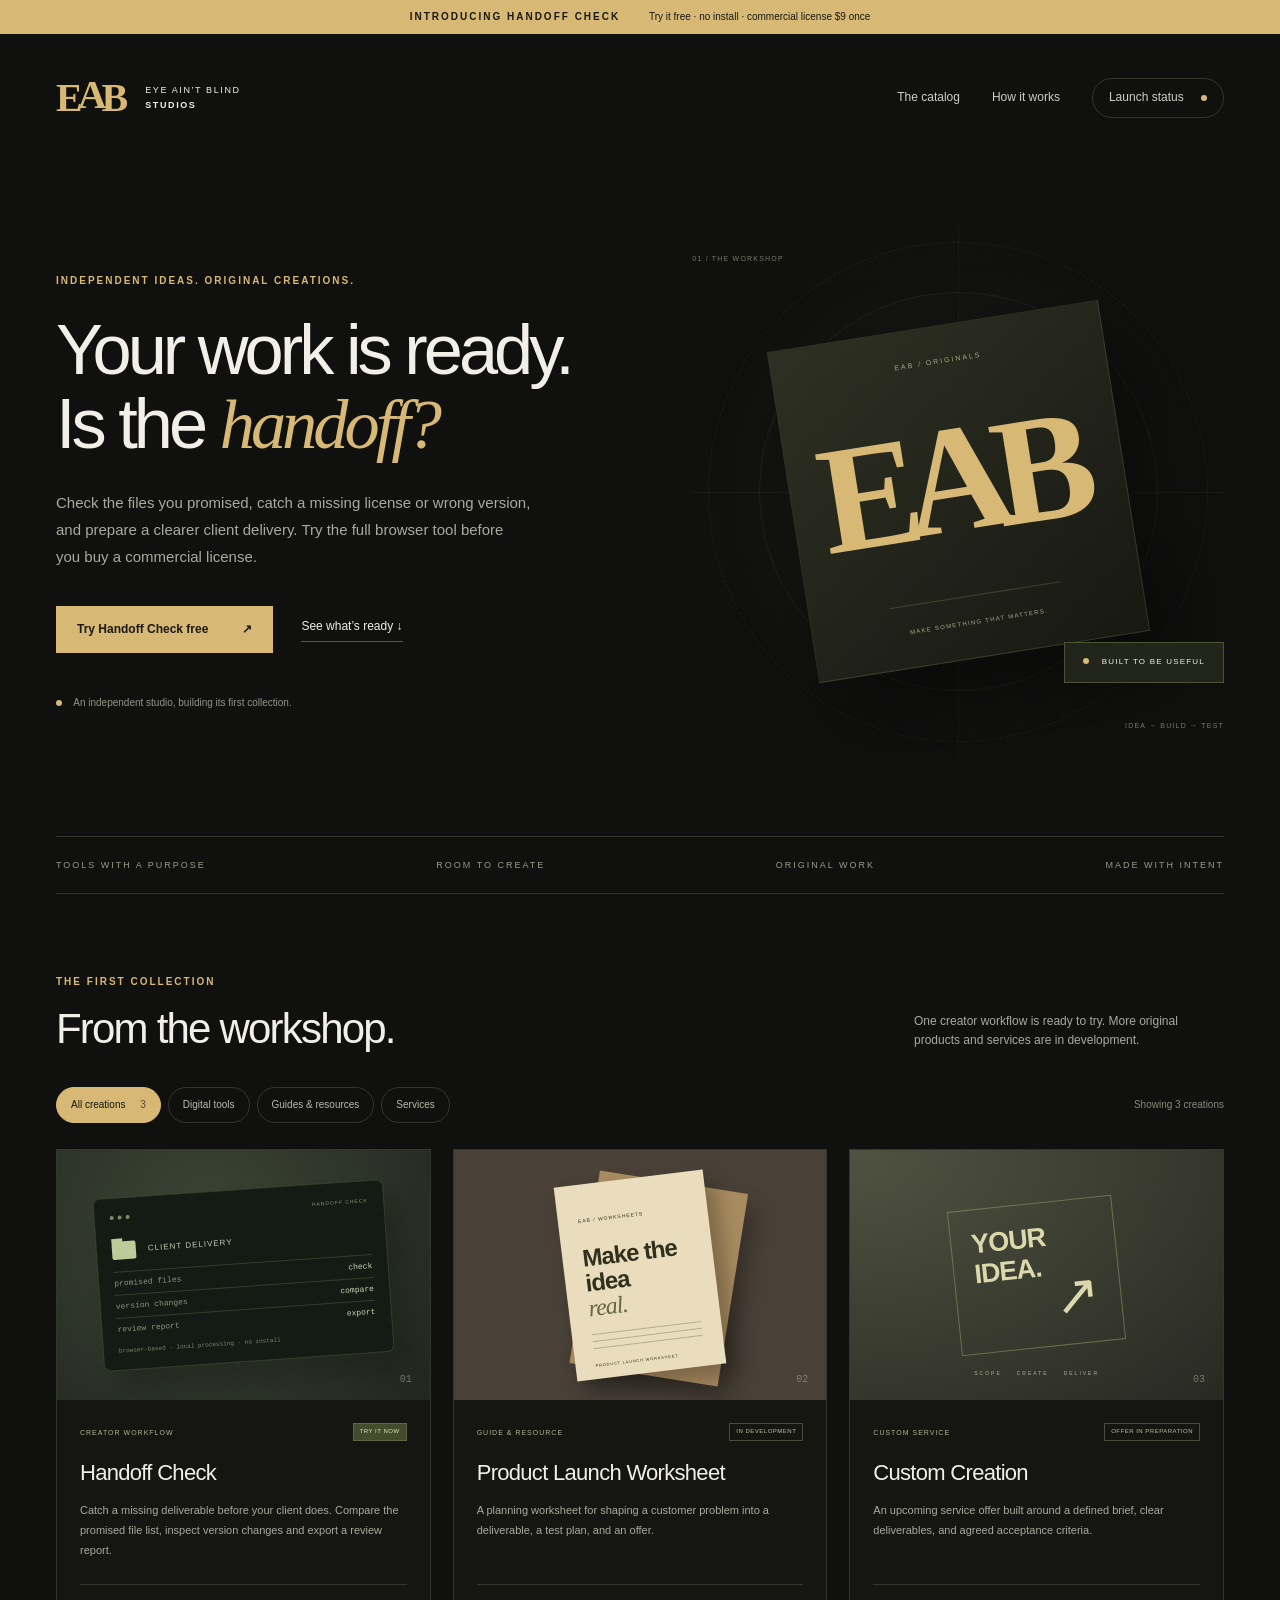
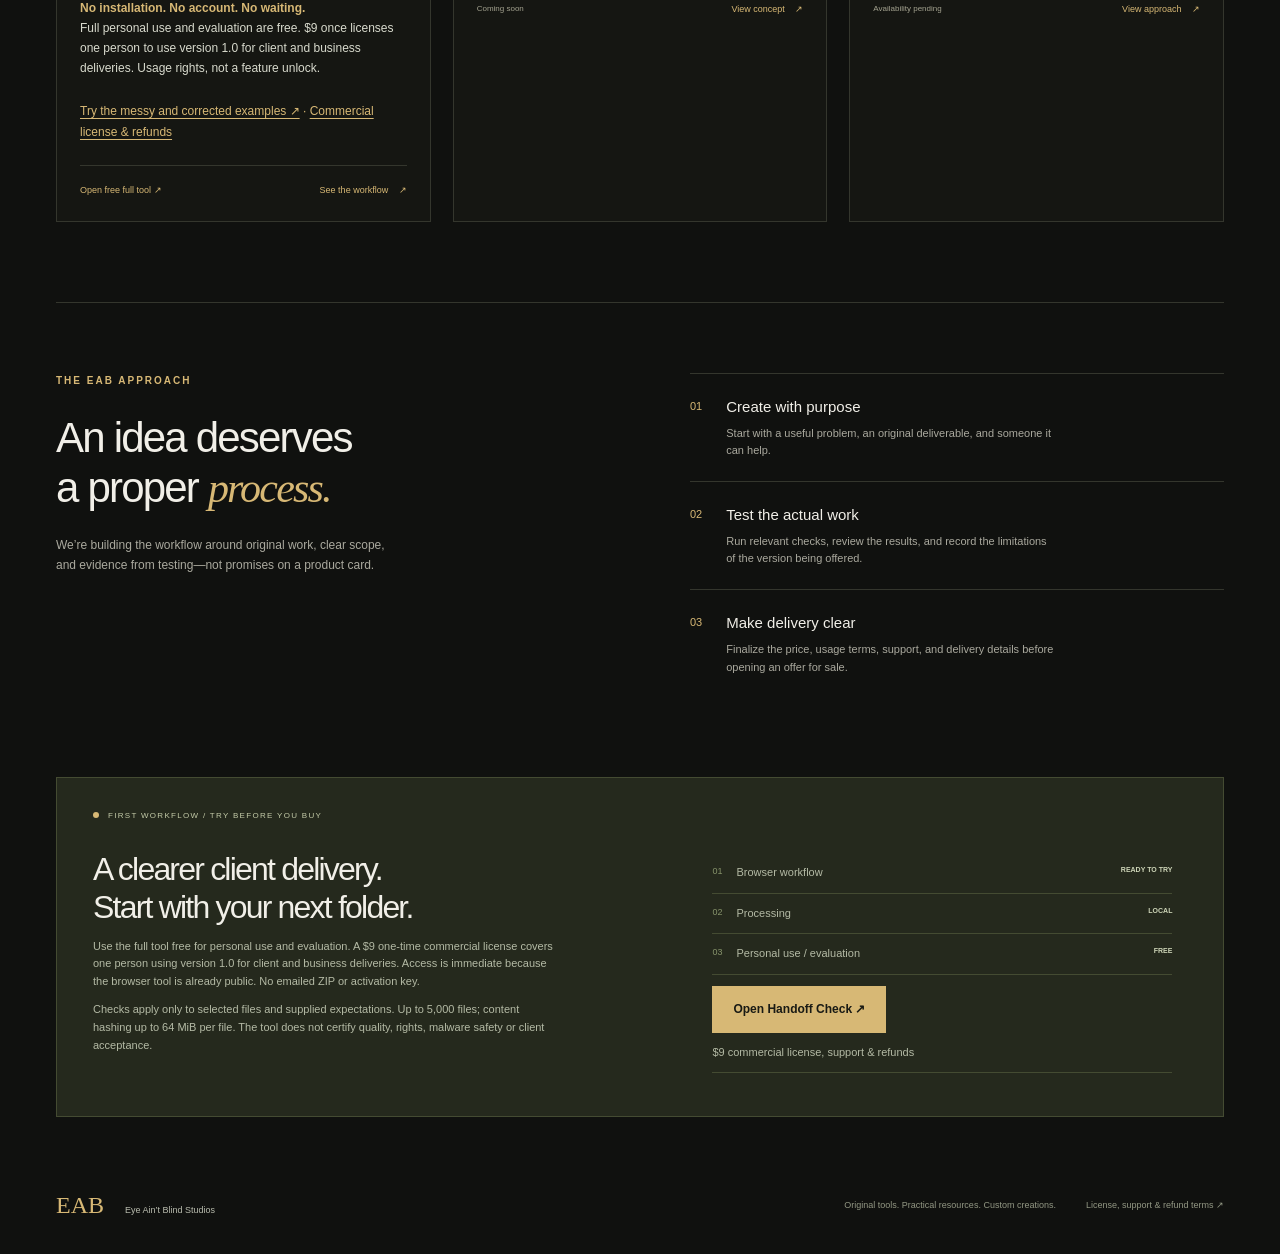
<file: index.html>
<!doctype html>
<html lang="en"><head><meta charset="utf-8"><meta name="viewport" content="width=device-width,initial-scale=1"><meta name="description" content="Explore original digital tools, practical guides and custom creation services from Eye Ain’t Blind Studios. Try Handoff Check for missing deliverables, version comparison and review reports. No installation."><meta name="theme-color" content="#10110f"><title>EAB Studios — Original Tools & Custom Creations</title><link rel="stylesheet" href="styles.css"><script src="catalog.js" defer></script></head>
<body><a class="skip" href="#catalog">Skip to catalog</a><div class="announcement">INTRODUCING HANDOFF CHECK <span>Try it free · no install · commercial license $9 once</span></div>
<header class="header"><a class="brand" href="#" aria-label="EAB Studios home"><span class="brand-mark">E<span>A</span>B</span><span>EYE AIN’T BLIND<br><b>STUDIOS</b></span></a><nav aria-label="Main navigation"><a href="#catalog">The catalog</a><a href="#process">How it works</a><a class="nav-pill" href="#launch">Launch status <i></i></a></nav></header>
<main><section class="hero"><div class="hero-copy"><p class="eyebrow">INDEPENDENT IDEAS. ORIGINAL CREATIONS.</p><h1>Your work is ready.<br>Is the <em>handoff?</em></h1><p class="intro">Check the files you promised, catch a missing license or wrong version, and prepare a clearer client delivery. Try the full browser tool before you buy a commercial license.</p><div class="hero-actions"><a class="button primary" href="handoff.html">Try Handoff Check free <span>↗</span></a><a class="text-link" href="#launch">See what’s ready <span>↓</span></a></div><div class="hero-note"><span class="dot"></span> An independent studio, building its first collection.</div></div><div class="hero-art" aria-hidden="true"><div class="orbit orbit-one"></div><div class="orbit orbit-two"></div><div class="orbit orbit-three"></div><div class="art-cross horizontal"></div><div class="art-cross vertical"></div><div class="art-core"><span class="small-label">EAB / ORIGINALS</span><div class="monogram">E<span>A</span>B</div><span class="core-rule"></span><span class="small-label bottom">MAKE SOMETHING THAT MATTERS.</span></div><span class="art-coordinate top-left">01 / THE WORKSHOP</span><span class="art-coordinate bottom-right">IDEA → BUILD → TEST</span><div class="floating-label"><span class="dot"></span> BUILT TO BE USEFUL</div></div></section>
<div class="collection-line"><span>TOOLS WITH A PURPOSE</span><span>ROOM TO CREATE</span><span>ORIGINAL WORK</span><span>MADE WITH INTENT</span></div>
<section id="catalog" class="catalog section"><div class="section-heading"><div><p class="eyebrow">THE FIRST COLLECTION</p><h2>From the workshop.</h2></div><p>One creator workflow is ready to try. More original products and services are in development.</p></div><div class="catalog-controls"><div class="filters" role="group" aria-label="Filter catalog"><button class="filter active" data-filter="all" aria-pressed="true">All creations <span>3</span></button><button class="filter" data-filter="tools" aria-pressed="false">Digital tools</button><button class="filter" data-filter="guides" aria-pressed="false">Guides & resources</button><button class="filter" data-filter="services" aria-pressed="false">Services</button></div><p id="results" aria-live="polite">Showing 3 creations</p></div>
<div class="product-grid">
<article class="product" data-category="tools"><div class="product-art tool-art" aria-hidden="true"><div class="mini-window"><div class="window-dots"><b></b><b></b><b></b><span>HANDOFF CHECK</span></div><div class="file-row"><span class="folder-icon"></span><span>CLIENT DELIVERY</span></div><div class="inventory-line"><span>promised files</span><strong>check</strong></div><div class="inventory-line"><span>version changes</span><strong>compare</strong></div><div class="inventory-line"><span>review report</span><strong>export</strong></div><div class="code-note">browser-based · local processing · no install</div></div><span class="art-index">01</span></div><div class="product-copy"><div class="product-top"><span class="category">CREATOR WORKFLOW</span><span class="status preview">TRY IT NOW</span></div><h3>Handoff Check</h3><p>Catch a missing deliverable before your client does. Compare the promised file list, inspect version changes and export a review report.</p><p class="purchase-facts"><strong>No installation. No account. No waiting.</strong><br>Full personal use and evaluation are free. $9 once licenses one person to use version 1.0 for client and business deliveries. Usage rights, not a feature unlock.</p><p class="offer-evidence"><a href="handoff.html">Try the messy and corrected examples ↗</a> · <a href="handoff-terms.html">Commercial license & refunds</a></p><div class="product-bottom"><a class="detail-link" href="handoff.html">Open free full tool ↗</a><button class="detail-link" data-detail="inventory">See the workflow <span>↗</span></button></div></div></article>
<article class="product" data-category="guides"><div class="product-art guide-art" aria-hidden="true"><div class="paper back"></div><div class="paper front"><span class="paper-logo">EAB / WORKSHEETS</span><strong>Make the<br>idea<br><em>real.</em></strong><div class="paper-lines"><i></i><i></i><i></i></div><span class="paper-footer">PRODUCT LAUNCH WORKSHEET</span></div><span class="art-index">02</span></div><div class="product-copy"><div class="product-top"><span class="category">GUIDE & RESOURCE</span><span class="status">IN DEVELOPMENT</span></div><h3>Product Launch Worksheet</h3><p>A planning worksheet for shaping a customer problem into a deliverable, a test plan, and an offer.</p><div class="product-bottom"><span>Coming soon</span><button class="detail-link" data-detail="worksheet">View concept <span>↗</span></button></div></div></article>
<article class="product" data-category="services"><div class="product-art service-art" aria-hidden="true"><div class="service-symbol"><span>YOUR<br>IDEA.</span><i>↗</i></div><div class="service-labels"><span>SCOPE</span><span>CREATE</span><span>DELIVER</span></div><span class="art-index">03</span></div><div class="product-copy"><div class="product-top"><span class="category">CUSTOM SERVICE</span><span class="status">OFFER IN PREPARATION</span></div><h3>Custom Creation</h3><p>An upcoming service offer built around a defined brief, clear deliverables, and agreed acceptance criteria.</p><div class="product-bottom"><span>Availability pending</span><button class="detail-link" data-detail="service">View approach <span>↗</span></button></div></div></article>
</div></section>
<section id="process" class="process section"><div><p class="eyebrow">THE EAB APPROACH</p><h2>An idea deserves<br>a proper <em>process.</em></h2><p>We’re building the workflow around original work, clear scope, and evidence from testing—not promises on a product card.</p></div><ol><li><span>01</span><div><h3>Create with purpose</h3><p>Start with a useful problem, an original deliverable, and someone it can help.</p></div></li><li><span>02</span><div><h3>Test the actual work</h3><p>Run relevant checks, review the results, and record the limitations of the version being offered.</p></div></li><li><span>03</span><div><h3>Make delivery clear</h3><p>Finalize the price, usage terms, support, and delivery details before opening an offer for sale.</p></div></li></ol></section>
<section id="launch" class="launch section"><div class="launch-top"><span class="dot"></span><span>FIRST WORKFLOW / TRY BEFORE YOU BUY</span></div><div class="launch-body"><div><h2>A clearer client delivery.<br>Start with your next folder.</h2><p>Use the full tool free for personal use and evaluation. A $9 one-time commercial license covers one person using version 1.0 for client and business deliveries. Access is immediate because the browser tool is already public. No emailed ZIP or activation key.</p><p>Checks apply only to selected files and supplied expectations. Up to 5,000 files; content hashing up to 64 MiB per file. The tool does not certify quality, rights, malware safety or client acceptance.</p></div><div class="launch-checks"><p><span>01</span> Browser workflow <b>READY TO TRY</b></p><p><span>02</span> Processing <b>LOCAL</b></p><p><span>03</span> Personal use / evaluation <b>FREE</b></p><a class="button primary" href="handoff.html">Open Handoff Check ↗</a><p><a href="handoff-terms.html">$9 commercial license, support & refunds</a></p></div></div></section></main>
<footer><a class="footer-brand" href="#">EAB <span>Eye Ain’t Blind Studios</span></a><p>Original tools. Practical resources. Custom creations.</p><a href="handoff-terms.html">License, support & refund terms ↗</a></footer>
<dialog id="product-dialog" aria-labelledby="dialog-title"><div class="dialog-header"><span class="eyebrow">EAB / PRODUCT NOTES</span><button id="close-dialog" aria-label="Close product details">×</button></div><p id="dialog-status" class="status"></p><h2 id="dialog-title"></h2><p id="dialog-description"></p><ul id="dialog-points"></ul><p id="dialog-notice" class="dialog-notice"></p><a id="dialog-checkout" class="button primary" href="#" hidden>Commercial license · $9 USD ↗</a><p><a href="handoff-terms.html">Read the commercial license and refund terms</a></p><button class="button primary" id="dialog-done">Back to catalog</button></dialog>
</body></html>
</file>
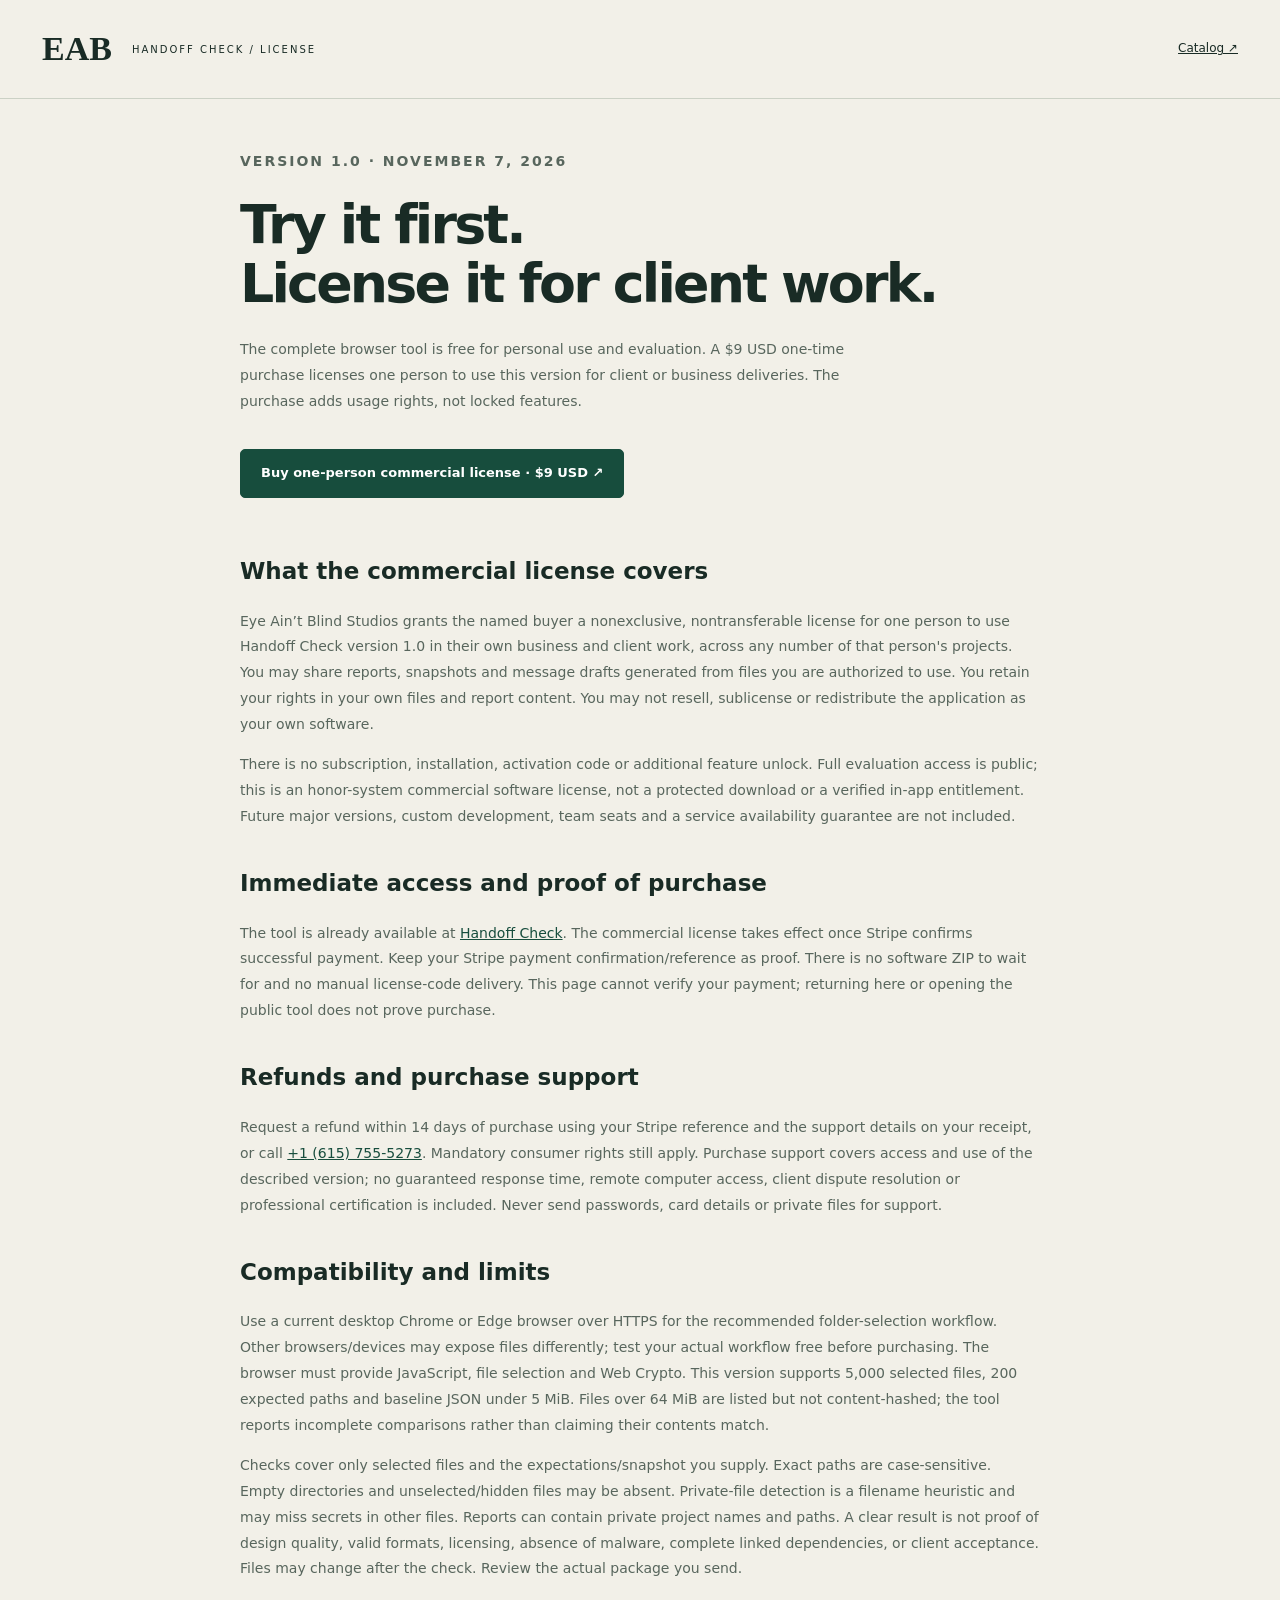
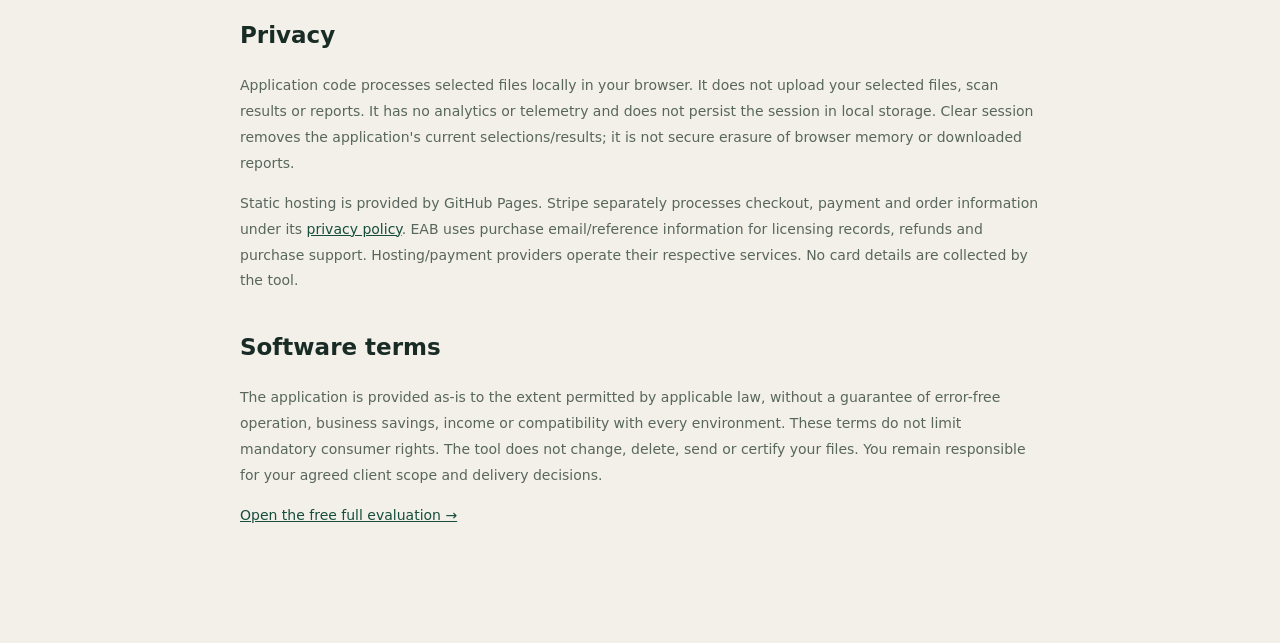
<file: handoff-terms.html>
<!doctype html><html lang="en"><head><meta charset="utf-8"><meta name="viewport" content="width=device-width,initial-scale=1"><meta name="description" content="Free personal use and evaluation. $9 one-person commercial license for EAB Handoff Check version 1.0."><title>Handoff Check — License, Delivery & Support</title><link rel="stylesheet" href="handoff.css"></head><body><header><a class="brand" href="handoff.html">EAB <span>HANDOFF CHECK / LICENSE</span></a><a href="./">Catalog ↗</a></header><main class="terms-content"><p class="eyebrow">VERSION 1.0 · NOVEMBER 7, 2026</p><h1>Try it first.<br>License it for client work.</h1><p class="lead">The complete browser tool is free for personal use and evaluation. A $9 USD one-time purchase licenses one person to use this version for client or business deliveries. The purchase adds usage rights, not locked features.</p><a id="terms-buy" class="primary button" href="https://buy.stripe.com/9B6eVdfUufdy1Ag8ki8Ra01" rel="noopener noreferrer">Buy one-person commercial license · $9 USD ↗</a><h2>What the commercial license covers</h2><p>Eye Ain’t Blind Studios grants the named buyer a nonexclusive, nontransferable license for one person to use Handoff Check version 1.0 in their own business and client work, across any number of that person's projects. You may share reports, snapshots and message drafts generated from files you are authorized to use. You retain your rights in your own files and report content. You may not resell, sublicense or redistribute the application as your own software.</p><p>There is no subscription, installation, activation code or additional feature unlock. Full evaluation access is public; this is an honor-system commercial software license, not a protected download or a verified in-app entitlement. Future major versions, custom development, team seats and a service availability guarantee are not included.</p><h2>Immediate access and proof of purchase</h2><p>The tool is already available at <a href="handoff.html">Handoff Check</a>. The commercial license takes effect once Stripe confirms successful payment. Keep your Stripe payment confirmation/reference as proof. There is no software ZIP to wait for and no manual license-code delivery. This page cannot verify your payment; returning here or opening the public tool does not prove purchase.</p><h2>Refunds and purchase support</h2><p>Request a refund within 14 days of purchase using your Stripe reference and the support details on your receipt, or call <a href="tel:+16157555273">+1 (615) 755-5273</a>. Mandatory consumer rights still apply. Purchase support covers access and use of the described version; no guaranteed response time, remote computer access, client dispute resolution or professional certification is included. Never send passwords, card details or private files for support.</p><h2>Compatibility and limits</h2><p>Use a current desktop Chrome or Edge browser over HTTPS for the recommended folder-selection workflow. Other browsers/devices may expose files differently; test your actual workflow free before purchasing. The browser must provide JavaScript, file selection and Web Crypto. This version supports 5,000 selected files, 200 expected paths and baseline JSON under 5 MiB. Files over 64 MiB are listed but not content-hashed; the tool reports incomplete comparisons rather than claiming their contents match.</p><p>Checks cover only selected files and the expectations/snapshot you supply. Exact paths are case-sensitive. Empty directories and unselected/hidden files may be absent. Private-file detection is a filename heuristic and may miss secrets in other files. Reports can contain private project names and paths. A clear result is not proof of design quality, valid formats, licensing, absence of malware, complete linked dependencies, or client acceptance. Files may change after the check. Review the actual package you send.</p><h2>Privacy</h2><p>Application code processes selected files locally in your browser. It does not upload your selected files, scan results or reports. It has no analytics or telemetry and does not persist the session in local storage. Clear session removes the application's current selections/results; it is not secure erasure of browser memory or downloaded reports.</p><p>Static hosting is provided by GitHub Pages. Stripe separately processes checkout, payment and order information under its <a href="https://stripe.com/privacy" rel="noopener noreferrer">privacy policy</a>. EAB uses purchase email/reference information for licensing records, refunds and purchase support. Hosting/payment providers operate their respective services. No card details are collected by the tool.</p><h2>Software terms</h2><p>The application is provided as-is to the extent permitted by applicable law, without a guarantee of error-free operation, business savings, income or compatibility with every environment. These terms do not limit mandatory consumer rights. The tool does not change, delete, send or certify your files. You remain responsible for your agreed client scope and delivery decisions.</p><p><a href="handoff.html">Open the free full evaluation →</a></p></main></body></html>
</file>
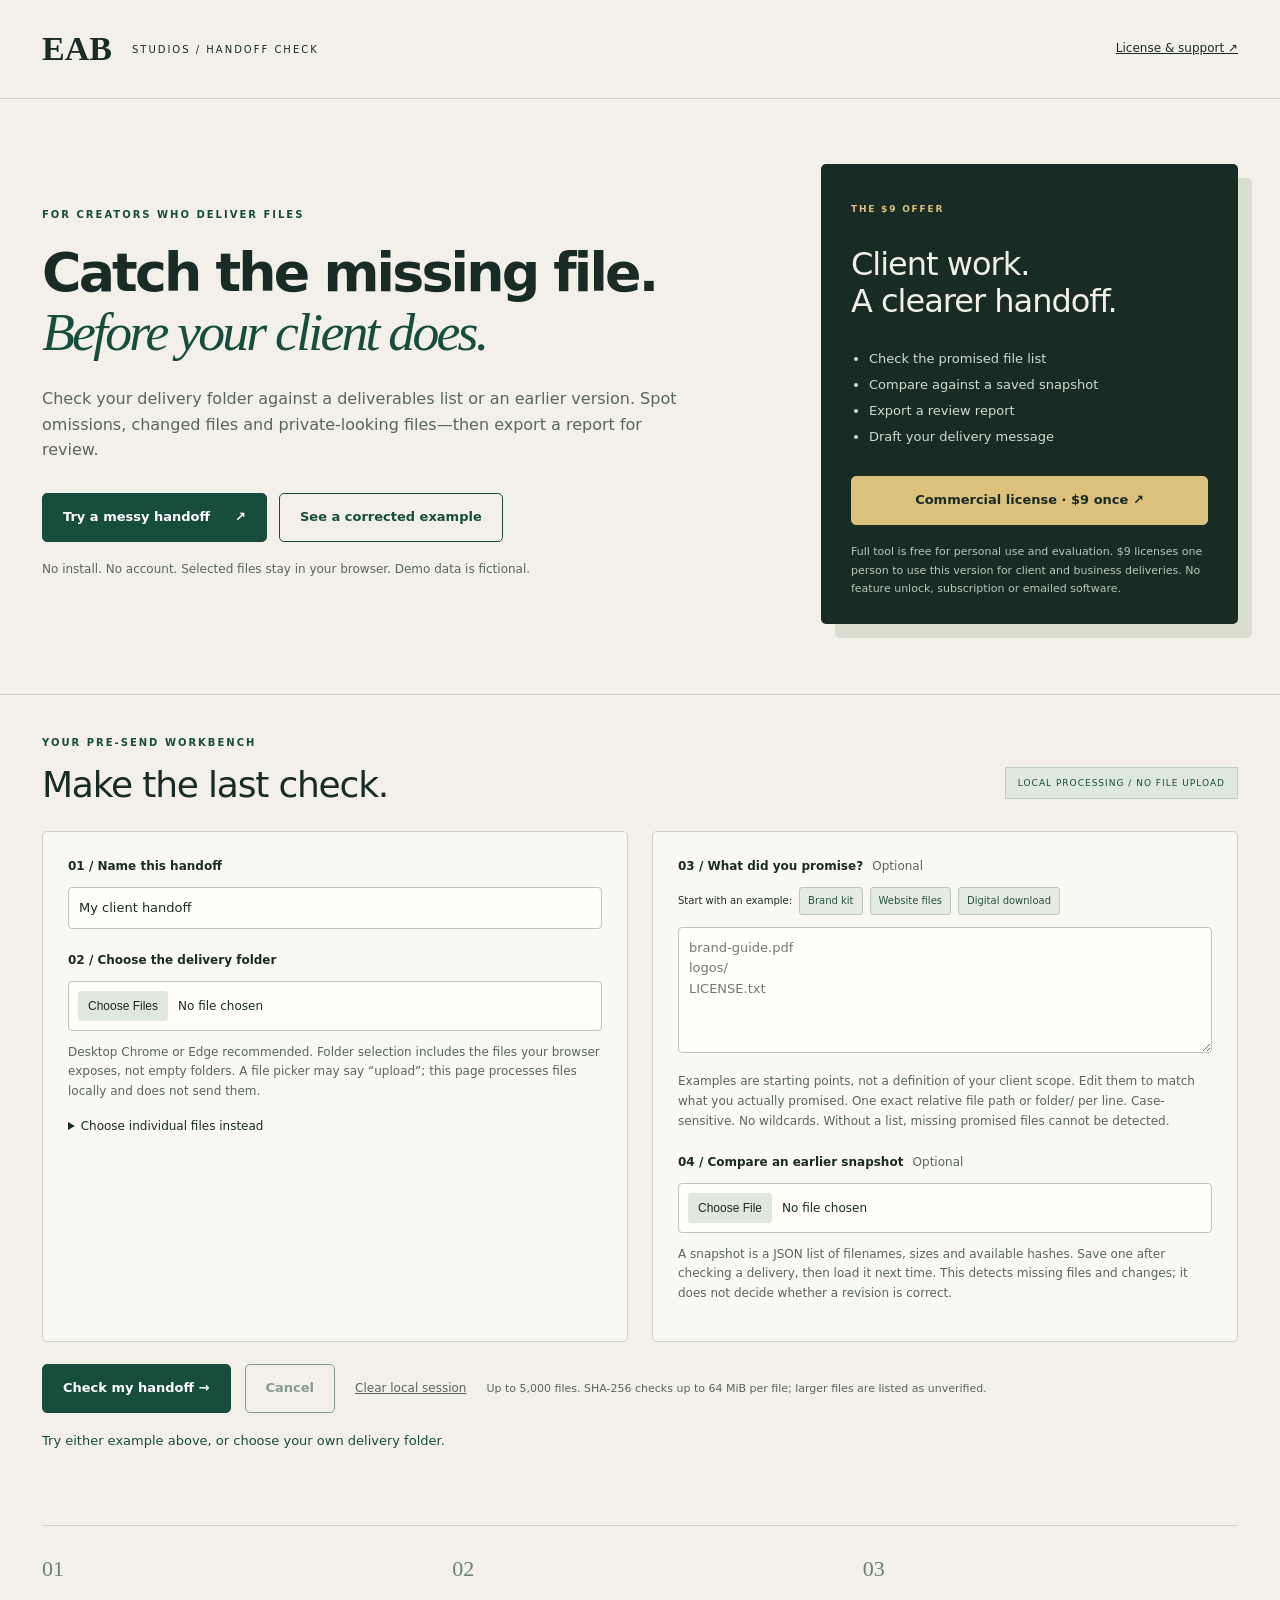
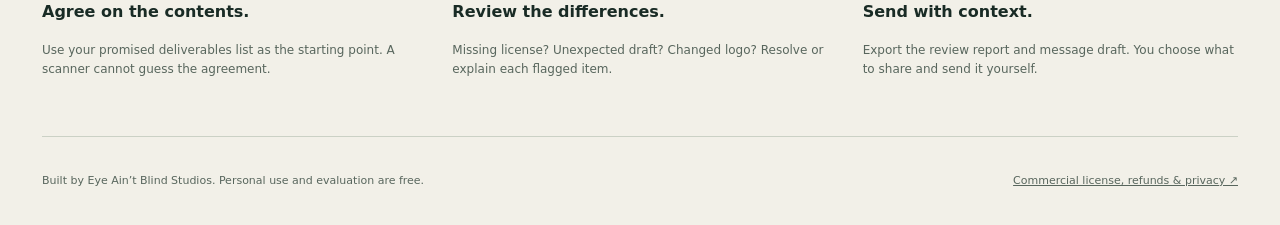
<file: handoff.html>
<!doctype html><html lang="en"><head><meta charset="utf-8"><meta name="viewport" content="width=device-width,initial-scale=1"><meta name="description" content="Catch missing deliverables and changed files before handing client work over. Run locally in your browser. Try the free demo."><meta http-equiv="Content-Security-Policy" content="default-src 'self'; script-src 'self'; style-src 'self'; img-src 'self' data:; connect-src 'none'; object-src 'none'; base-uri 'none'; form-action 'none'"><title>Handoff Check — EAB Studios</title><link rel="stylesheet" href="handoff.css"><script type="module" src="handoff.mjs"></script></head><body><header><a class="brand" href="./">EAB <span>STUDIOS / HANDOFF CHECK</span></a><a href="handoff-terms.html">License & support ↗</a></header><main><section class="hero"><div><p class="eyebrow">FOR CREATORS WHO DELIVER FILES</p><h1>Catch the missing file.<br><em>Before your client does.</em></h1><p class="lead">Check your delivery folder against a deliverables list or an earlier version. Spot omissions, changed files and private-looking files—then export a report for review.</p><div class="hero-actions"><button id="demo-issues" class="primary">Try a messy handoff <span>↗</span></button><button id="demo-clean" class="secondary">See a corrected example</button></div><p class="fine">No install. No account. Selected files stay in your browser. Demo data is fictional.</p></div><aside class="value-card"><span class="tag">THE $9 OFFER</span><h2>Client work.<br>A clearer handoff.</h2><ul><li>Check the promised file list</li><li>Compare against a saved snapshot</li><li>Export a review report</li><li>Draft your delivery message</li></ul><a id="license-buy" class="primary button" href="handoff-terms.html">Commercial license · $9 once ↗</a><p>Full tool is free for personal use and evaluation. $9 licenses one person to use this version for client and business deliveries. No feature unlock, subscription or emailed software.</p></aside></section><section id="workbench" class="workbench"><div class="section-title"><div><p class="eyebrow">YOUR PRE-SEND WORKBENCH</p><h2>Make the last check.</h2></div><span class="privacy">LOCAL PROCESSING / NO FILE UPLOAD</span></div><div class="setup-grid"><div class="panel"><label for="project">01 / Name this handoff</label><input id="project" maxlength="120" placeholder="Acme brand kit — revision 3" value="My client handoff"><label for="folder">02 / Choose the delivery folder</label><input id="folder" type="file" webkitdirectory multiple><p class="hint">Desktop Chrome or Edge recommended. Folder selection includes the files your browser exposes, not empty folders. A file picker may say “upload”; this page processes files locally and does not send them.</p><details><summary>Choose individual files instead</summary><input id="files" type="file" multiple><p class="hint">Uses filenames only; use folder selection when nested paths matter.</p></details></div><div class="panel"><label for="expected">03 / What did you promise? <span>Optional</span></label><div class="presets"><span>Start with an example:</span><button id="preset-brand" type="button">Brand kit</button><button id="preset-web" type="button">Website files</button><button id="preset-download" type="button">Digital download</button></div><textarea id="expected" rows="5" placeholder="brand-guide.pdf&#10;logos/&#10;LICENSE.txt"></textarea><p class="hint">Examples are starting points, not a definition of your client scope. Edit them to match what you actually promised. One exact relative file path or folder/ per line. Case-sensitive. No wildcards. Without a list, missing promised files cannot be detected.</p><label for="baseline">04 / Compare an earlier snapshot <span>Optional</span></label><input id="baseline" type="file" accept=".json,application/json"><p id="baseline-note" class="hint">A snapshot is a JSON list of filenames, sizes and available hashes. Save one after checking a delivery, then load it next time. This detects missing files and changes; it does not decide whether a revision is correct.</p></div></div><div class="run-bar"><button id="analyze" class="primary">Check my handoff →</button><button id="cancel" class="secondary" disabled>Cancel</button><button id="reset" class="text-button">Clear local session</button><p>Up to 5,000 files. SHA-256 checks up to 64 MiB per file; larger files are listed as unverified.</p></div><p id="progress" role="status" aria-live="polite">Try either example above, or choose your own delivery folder.</p><div id="error" role="alert" hidden></div><section id="results" hidden><div class="result-heading"><div><span id="demo-badge" class="tag" hidden>FICTIONAL DEMO</span><h2 id="result-title"></h2><p id="result-scope"></p></div><div id="result-counts" class="counts"></div></div><div class="export-bar"><button id="report" class="secondary">Export review report</button><button id="manifest" class="secondary">Save a snapshot for next time</button><button id="note" class="secondary">Download delivery-message draft</button></div><div id="downloads" class="export-bar" aria-live="polite"></div><p class="hint">Reports can contain project names and relative paths. Review before sharing. Private-file detection uses names only and can miss secrets. Private-looking filenames are withheld from the HTML report; the internal manifest includes all selected paths. Nothing is sent automatically.</p><div id="checklist" class="checklist"></div><p id="finding-count" class="hint"></p><p id="finding-count" class="hint"></p><p id="finding-count" class="hint"></p><p id="finding-count" class="hint"></p><div class="table-wrap"><table><thead><tr><th>Level</th><th>Check</th><th>File / folder</th><th>What to review</th></tr></thead><tbody id="findings"></tbody></table></div><details><summary id="file-summary">Selected file evidence</summary><div class="table-wrap"><table><thead><tr><th>Relative path</th><th>Bytes</th><th>Evidence</th></tr></thead><tbody id="file-rows"></tbody></table></div></details><p class="scope">This checks selected files, not the quality of your work. It does not validate formats, rights, malware, linked dependencies or client acceptance. “Clear” means only the selected checks found no flags. Recheck the exact folder you actually send.</p></section></section><section class="how"><div><span>01</span><h3>Agree on the contents.</h3><p>Use your promised deliverables list as the starting point. A scanner cannot guess the agreement.</p></div><div><span>02</span><h3>Review the differences.</h3><p>Missing license? Unexpected draft? Changed logo? Resolve or explain each flagged item.</p></div><div><span>03</span><h3>Send with context.</h3><p>Export the review report and message draft. You choose what to share and send it yourself.</p></div></section><footer><p>Built by Eye Ain’t Blind Studios. Personal use and evaluation are free.</p><a href="handoff-terms.html">Commercial license, refunds & privacy ↗</a></footer></main></body></html>
</file>
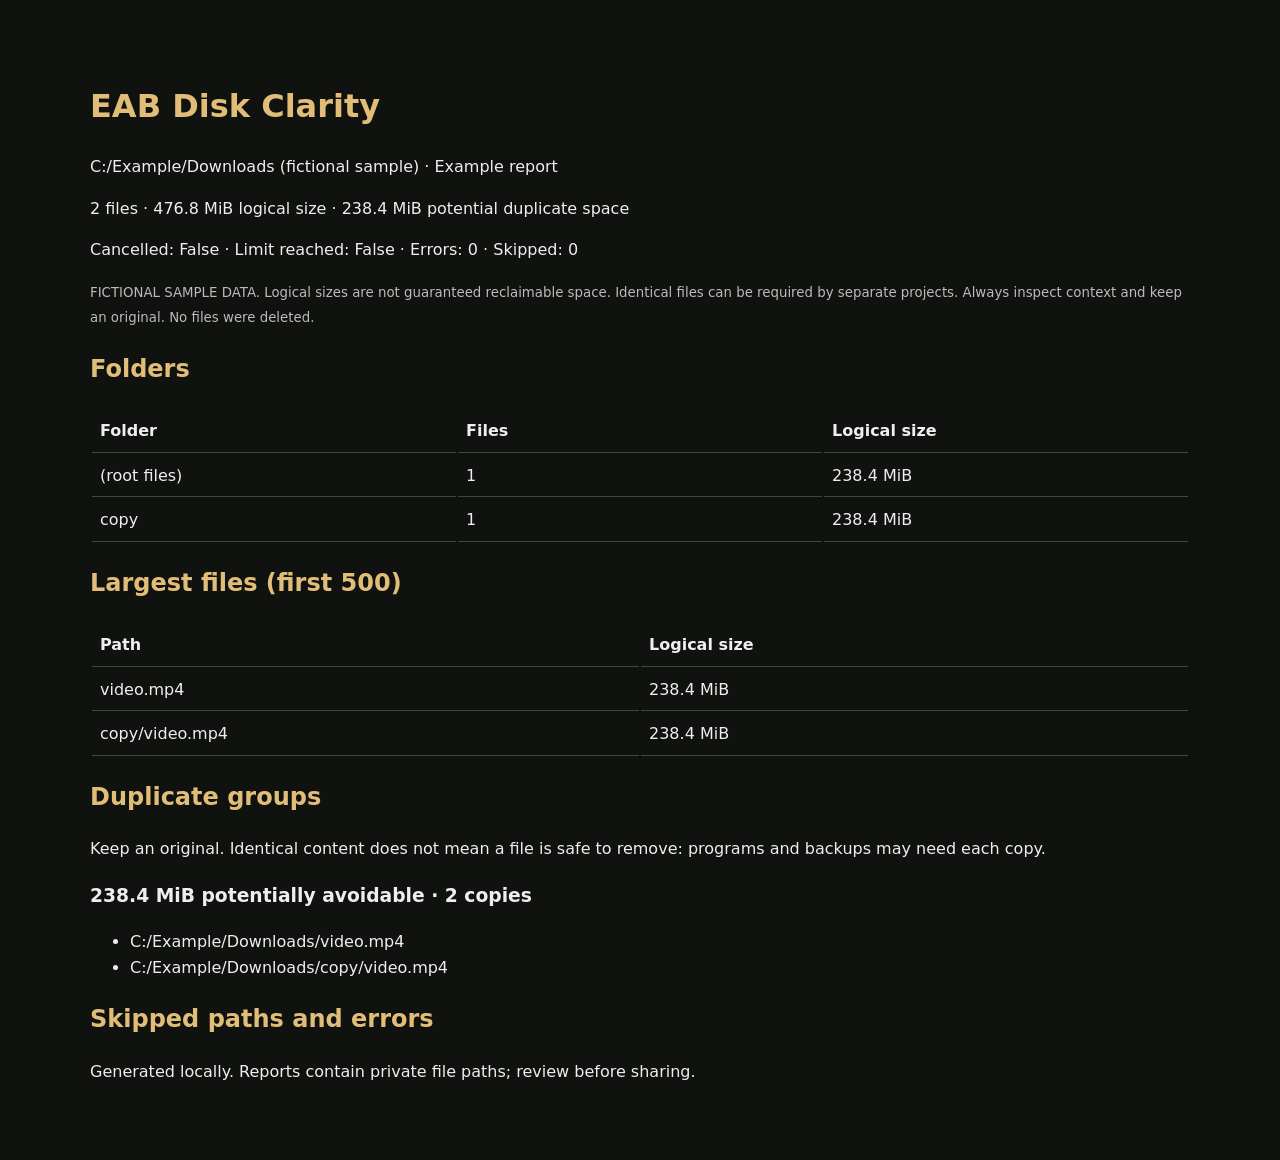
<file: sample-report.html>
<!doctype html><html lang="en"><meta charset="utf-8"><meta name="viewport" content="width=device-width"><title>EAB Disk Clarity Report</title><style>body{font:16px/1.6 system-ui;background:#10120f;color:#eee;max-width:1100px;margin:40px auto;padding:20px}h1,h2{color:#e1bd78}td,th{text-align:left;padding:8px;border-bottom:1px solid #444;overflow-wrap:anywhere}table{width:100%;table-layout:fixed}small{color:#bbb}</style><h1>EAB Disk Clarity</h1><p>C:/Example/Downloads (fictional sample) · Example report</p><p>2 files · 476.8 MiB logical size · 238.4 MiB potential duplicate space</p><p>Cancelled: False · Limit reached: False · Errors: 0 · Skipped: 0</p><small>FICTIONAL SAMPLE DATA. Logical sizes are not guaranteed reclaimable space. Identical files can be required by separate projects. Always inspect context and keep an original. No files were deleted.</small><h2>Folders</h2><table><tr><th>Folder</th><th>Files</th><th>Logical size</th></tr><tr><td>(root files)</td><td>1</td><td>238.4 MiB</td></tr><tr><td>copy</td><td>1</td><td>238.4 MiB</td></tr></table><h2>Largest files (first 500)</h2><table><tr><th>Path</th><th>Logical size</th></tr><tr><td>video.mp4</td><td>238.4 MiB</td></tr><tr><td>copy/video.mp4</td><td>238.4 MiB</td></tr></table><h2>Duplicate groups</h2><p>Keep an original. Identical content does not mean a file is safe to remove: programs and backups may need each copy.</p><h3>238.4 MiB potentially avoidable · 2 copies</h3><ul><li>C:/Example/Downloads/video.mp4</li><li>C:/Example/Downloads/copy/video.mp4</li></ul><h2>Skipped paths and errors</h2><ul></ul><p>Generated locally. Reports contain private file paths; review before sharing.</p></html>
</file>
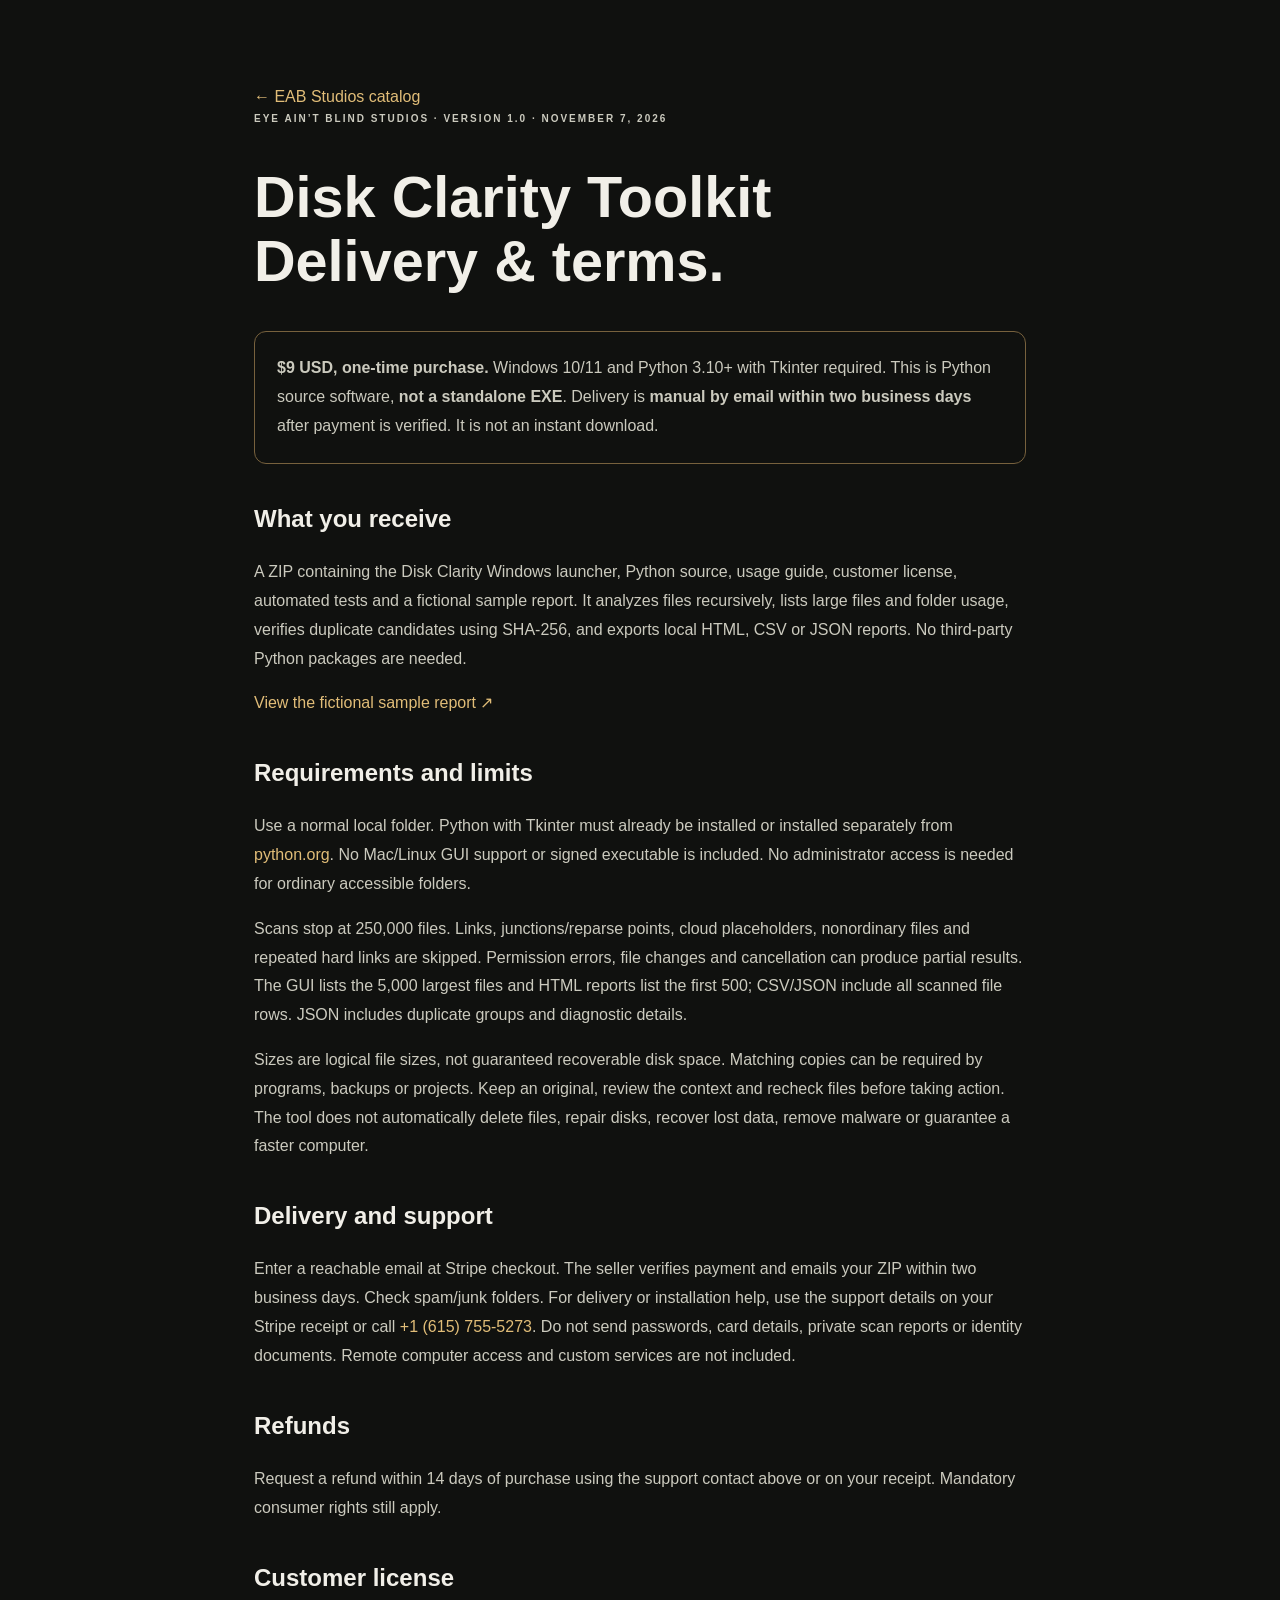
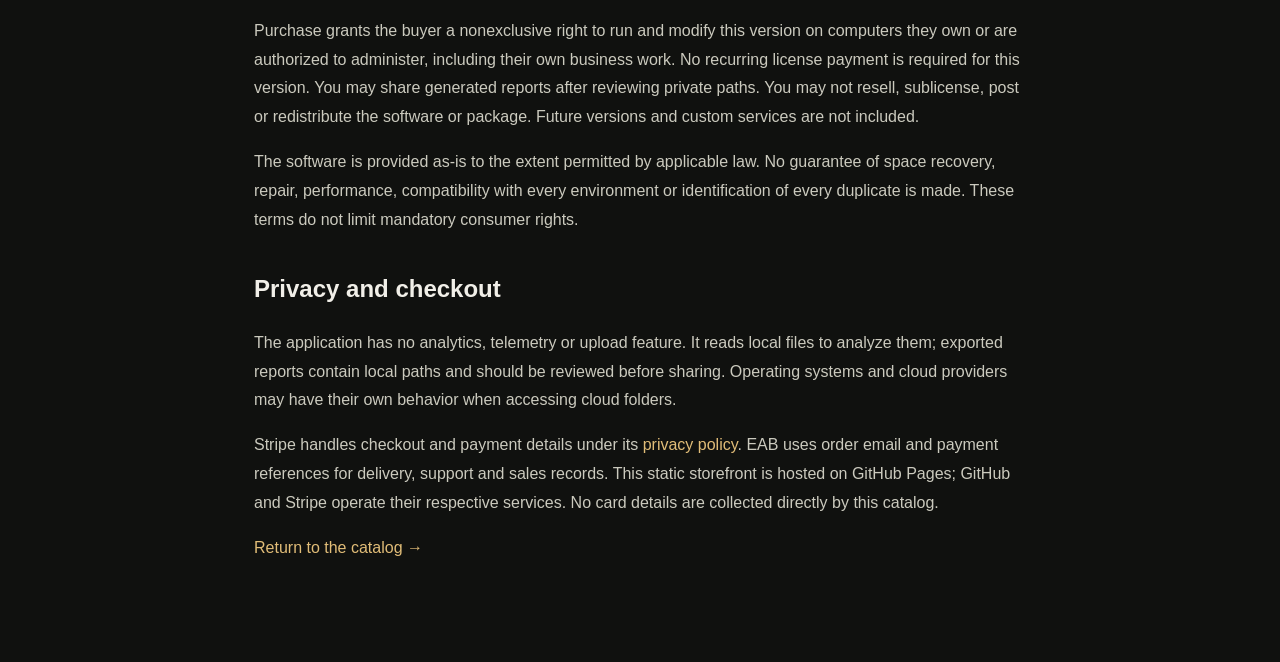
<file: terms.html>
<!doctype html><html lang="en"><head><meta charset="utf-8"><meta name="viewport" content="width=device-width,initial-scale=1"><title>Delivery & Terms — EAB Disk Clarity</title><meta name="description" content="Requirements, manual delivery, support, license and refund policy for the EAB Disk Clarity Toolkit."><link rel="stylesheet" href="styles.css"><style>.terms{max-width:820px;margin:60px auto;padding:24px}.terms h1{font-size:clamp(2rem,6vw,3.6rem);line-height:1.1}.terms h2{font-size:1.5rem;margin-top:36px}.terms p,.terms li{line-height:1.8;color:#cbcabe}.terms a{color:#e1bd78}.terms .terms-note{border:1px solid #77613d;padding:22px;border-radius:12px}</style></head><body><main class="terms"><a href="./">← EAB Studios catalog</a><p class="eyebrow">EYE AIN’T BLIND STUDIOS · VERSION 1.0 · NOVEMBER 7, 2026</p><h1>Disk Clarity Toolkit<br>Delivery & terms.</h1><p class="terms-note"><strong>$9 USD, one-time purchase.</strong> Windows 10/11 and Python 3.10+ with Tkinter required. This is Python source software, <strong>not a standalone EXE</strong>. Delivery is <strong>manual by email within two business days</strong> after payment is verified. It is not an instant download.</p><h2>What you receive</h2><p>A ZIP containing the Disk Clarity Windows launcher, Python source, usage guide, customer license, automated tests and a fictional sample report. It analyzes files recursively, lists large files and folder usage, verifies duplicate candidates using SHA-256, and exports local HTML, CSV or JSON reports. No third-party Python packages are needed.</p><p><a href="sample-report.html">View the fictional sample report ↗</a></p><h2>Requirements and limits</h2><p>Use a normal local folder. Python with Tkinter must already be installed or installed separately from <a href="https://www.python.org/downloads/windows/" rel="noopener noreferrer">python.org</a>. No Mac/Linux GUI support or signed executable is included. No administrator access is needed for ordinary accessible folders.</p><p>Scans stop at 250,000 files. Links, junctions/reparse points, cloud placeholders, nonordinary files and repeated hard links are skipped. Permission errors, file changes and cancellation can produce partial results. The GUI lists the 5,000 largest files and HTML reports list the first 500; CSV/JSON include all scanned file rows. JSON includes duplicate groups and diagnostic details.</p><p>Sizes are logical file sizes, not guaranteed recoverable disk space. Matching copies can be required by programs, backups or projects. Keep an original, review the context and recheck files before taking action. The tool does not automatically delete files, repair disks, recover lost data, remove malware or guarantee a faster computer.</p><h2>Delivery and support</h2><p>Enter a reachable email at Stripe checkout. The seller verifies payment and emails your ZIP within two business days. Check spam/junk folders. For delivery or installation help, use the support details on your Stripe receipt or call <a href="tel:+16157555273">+1 (615) 755-5273</a>. Do not send passwords, card details, private scan reports or identity documents. Remote computer access and custom services are not included.</p><h2>Refunds</h2><p>Request a refund within 14 days of purchase using the support contact above or on your receipt. Mandatory consumer rights still apply.</p><h2>Customer license</h2><p>Purchase grants the buyer a nonexclusive right to run and modify this version on computers they own or are authorized to administer, including their own business work. No recurring license payment is required for this version. You may share generated reports after reviewing private paths. You may not resell, sublicense, post or redistribute the software or package. Future versions and custom services are not included.</p><p>The software is provided as-is to the extent permitted by applicable law. No guarantee of space recovery, repair, performance, compatibility with every environment or identification of every duplicate is made. These terms do not limit mandatory consumer rights.</p><h2>Privacy and checkout</h2><p>The application has no analytics, telemetry or upload feature. It reads local files to analyze them; exported reports contain local paths and should be reviewed before sharing. Operating systems and cloud providers may have their own behavior when accessing cloud folders.</p><p>Stripe handles checkout and payment details under its <a href="https://stripe.com/privacy" rel="noopener noreferrer">privacy policy</a>. EAB uses order email and payment references for delivery, support and sales records. This static storefront is hosted on GitHub Pages; GitHub and Stripe operate their respective services. No card details are collected directly by this catalog.</p><p><a href="./#catalog">Return to the catalog →</a></p></main></body></html>
</file>
<file: styles.css>
:root{--bg:#10110f;--panel:#191a16;--line:#34362d;--gold:#d7b875;--text:#f1efe8;--muted:#aaa99e}*{box-sizing:border-box}html{scroll-behavior:smooth;scroll-padding-top:32px}body{margin:0;background:var(--bg);color:var(--text);font-family:Arial,Helvetica,sans-serif;font-size:16px;line-height:1.6}a{color:inherit;text-decoration:none}button{font:inherit;cursor:pointer}button:focus-visible,a:focus-visible{outline:2px solid var(--gold);outline-offset:5px}[hidden]{display:none!important}.skip{position:absolute;top:-80px;left:15px;background:var(--gold);color:#111;padding:12px;z-index:10}.skip:focus{top:12px}.announcement{background:#d7b875;color:#171912;text-align:center;padding:9px 20px;font-size:10px;font-weight:bold;letter-spacing:2px}.announcement span{font-weight:normal;letter-spacing:0;margin-left:24px}.header,main,footer{max-width:1440px;margin:auto}.header{display:flex;align-items:center;justify-content:space-between;padding:32px 56px}.brand{display:flex;align-items:center;gap:17px}.brand>span:last-child{font-size:9px;line-height:1.7;letter-spacing:1.6px}.brand-mark{font-family:Georgia,serif;font-weight:bold;font-size:40px;letter-spacing:-5px;padding-right:5px;color:var(--gold)}.brand-mark span,.monogram span{display:inline-block;transform:translateY(-3px)}nav{display:flex;align-items:center;gap:32px;font-size:12px;color:#cdcec4}.nav-pill{border:1px solid var(--line);padding:9px 16px;border-radius:30px}.nav-pill i{display:inline-block;width:6px;height:6px;background:var(--gold);border-radius:100%;margin-left:14px}.hero{padding:64px 56px 78px;display:grid;grid-template-columns:1.15fr 1fr;gap:25px;align-items:center}.eyebrow{font-size:10px;font-weight:bold;letter-spacing:2px;color:var(--gold);margin:0 0 24px}.hero h1{font-size:clamp(52px,5.5vw,83px);line-height:1.06;letter-spacing:-4px;font-weight:500;margin:0 0 27px}em{font-family:Georgia,serif;font-weight:normal;color:var(--gold)}.intro{color:var(--muted);font-size:15px;max-width:475px;line-height:1.8}.hero-actions{display:flex;gap:28px;align-items:center;margin-top:36px}.button{display:inline-flex;justify-content:center;align-items:center;gap:34px;padding:14px 21px;border:0;font-size:12px;font-weight:bold}.primary{background:var(--gold);color:#191a14}.primary:hover{background:#ebce91}.text-link{font-size:12px;border-bottom:1px solid #555746;padding-bottom:4px}.hero-note{font-size:10px;color:#939587;margin-top:42px}.dot{display:inline-block;width:6px;height:6px;border-radius:100%;background:var(--gold);margin-right:9px}.hero-art{aspect-ratio:1;position:relative;display:grid;place-items:center;overflow:hidden;background:radial-gradient(ellipse at center,#34372955,transparent 66%)}.orbit{position:absolute;border:1px solid #5d62432e;border-radius:50%;width:75%;height:75%}.orbit-two{width:58%;height:58%}.orbit-three{width:94%;height:94%;border-style:dashed}.art-cross{position:absolute;background:#5d62431f}.horizontal{height:1px;width:100%;top:50%}.vertical{width:1px;height:100%;left:50%}.art-core{width:63%;height:63%;display:flex;align-items:center;justify-content:center;flex-direction:column;border:1px solid #6a6c493b;background:linear-gradient(145deg,#2e3023,#171912);transform:rotate(-9deg);box-shadow:24px 40px 80px #0008}.small-label{font-size:7px;letter-spacing:2px;color:#a8aa87}.monogram{font-family:Georgia,serif;font-size:clamp(80px,12vw,164px);line-height:1.5;letter-spacing:-19px;color:var(--gold);padding-right:18px;font-weight:bold}.core-rule{width:52%;height:1px;background:#8b805551;margin:0 0 22px}.bottom{font-size:6px;letter-spacing:1.3px}.art-coordinate{position:absolute;color:#747a62;font-size:7px;letter-spacing:1.2px}.top-left{top:5%;left:0}.bottom-right{bottom:5%;right:0}.floating-label{position:absolute;right:0;bottom:14%;font-size:8px;letter-spacing:1.2px;background:#22251a;border:1px solid #4d5335;padding:13px 18px}.collection-line{display:flex;justify-content:space-between;margin:0 56px;padding:21px 0;border-top:1px solid var(--line);border-bottom:1px solid var(--line);font-size:9px;letter-spacing:2px;color:#979b87}.section{padding:80px 56px}.section-heading{display:flex;justify-content:space-between;align-items:end;gap:40px}.section-heading h2,.process h2,.launch h2{font-size:42px;letter-spacing:-1.8px;line-height:1.2;font-weight:500;margin:0}.section-heading .eyebrow{margin-bottom:14px}.section-heading>p{color:var(--muted);font-size:12px;max-width:310px;margin:0 0 4px}.catalog-controls{display:flex;align-items:center;justify-content:space-between;margin:33px 0 26px}.filters{display:flex;gap:7px;flex-wrap:wrap}.filter{border:1px solid var(--line);padding:9px 14px;background:transparent;color:#b9baac;font-size:10px;border-radius:25px}.filter.active{color:#15170f;background:var(--gold);border-color:var(--gold)}.filter span{margin-left:12px;opacity:.65}#results{font-size:10px;color:#858a77}.product-grid{display:grid;grid-template-columns:repeat(3,1fr);gap:22px}.product{border:1px solid var(--line);background:#151612;overflow:hidden;transition:transform .2s,border-color .2s}.product:hover{transform:translateY(-4px);border-color:#6c7154}.product-art{height:250px;position:relative;overflow:hidden;display:grid;place-items:center}.tool-art{background:radial-gradient(circle at 40% 30%,#3c4534,#22271f)}.mini-window{width:78%;background:#141a14;border:1px solid #788b5e4d;border-radius:7px;padding:15px;box-shadow:15px 20px 25px #0003;transform:rotate(-4deg)}.window-dots{display:flex;gap:4px;align-items:center}.window-dots b{height:4px;width:4px;background:#7b8a65;border-radius:50%}.window-dots span{margin-left:auto;font-size:5px;color:#8a9a75;letter-spacing:1px}.file-row{display:flex;align-items:center;gap:12px;margin:20px 0 12px;font-size:8px;letter-spacing:1px;color:#c4ccb6}.folder-icon{width:24px;height:18px;background:#bdcb98;border-radius:2px;position:relative}.folder-icon:before{content:'';position:absolute;width:11px;height:4px;background:#bdcb98;top:-3px;left:0}.inventory-line{display:flex;justify-content:space-between;border-top:1px solid #343d2d;padding:5px 0;font:8px/1.5 monospace;color:#89967c}.inventory-line strong{color:#c9d4b4;font-weight:normal}.code-note{margin-top:7px;font:6px monospace;color:#7b886d}.art-index{position:absolute;bottom:15px;right:18px;font:10px monospace;color:#aeb79b88}.guide-art{background:#494137}.paper{position:absolute;width:150px;height:195px;box-shadow:10px 14px 20px #0004}.paper.back{background:#a88b60;transform:rotate(9deg) translate(19px,0)}.paper.front{background:#e9ddbd;transform:rotate(-7deg);color:#30301e;padding:20px}.paper-logo{font-size:5px;letter-spacing:1px}.paper strong{display:block;font-size:24px;line-height:1.05;margin-top:15px;letter-spacing:-1px}.paper strong em{color:#626744}.paper-lines{margin-top:13px}.paper-lines i{display:block;height:1px;background:#b4b092;margin-top:6px}.paper-footer{display:block;font-size:4px;letter-spacing:.8px;margin-top:14px}.service-art{background:radial-gradient(ellipse at top left,#505241,#282a22)}.service-symbol{width:165px;height:145px;display:flex;justify-content:space-between;border:1px solid #989f6e88;transform:rotate(-6deg);padding:20px;color:#dbd9ac}.service-symbol span{font-size:27px;font-weight:bold;line-height:1.1;letter-spacing:-1px}.service-symbol i{align-self:end;font-size:55px;font-style:normal;line-height:1}.service-labels{position:absolute;bottom:23px;display:flex;gap:15px;font-size:5px;letter-spacing:2px;color:#aeb397}.product-copy{padding:23px}.product-top{display:flex;justify-content:space-between;align-items:center;gap:8px}.category{font-size:7px;color:#acb58f;letter-spacing:1px}.status{font-size:6px;letter-spacing:.5px;border:1px solid #4b4d3c;color:#c3bea1;padding:3px 6px;display:inline-block}.preview{background:#444c2d;color:#e0e6be;border-color:#5c663f}.product h3{font-size:22px;letter-spacing:-.7px;margin:14px 0 10px;font-weight:500}.product-copy>p{font-size:11px;color:var(--muted);line-height:1.8;min-height:60px;margin-bottom:23px}.product-bottom{border-top:1px solid var(--line);padding-top:17px;display:flex;justify-content:space-between;align-items:center;gap:8px;font-size:8px;color:#a3a28f}.detail-link{font-size:9px;background:none;border:0;padding:0;color:var(--gold)}.detail-link span{margin-left:8px}.process{display:grid;grid-template-columns:1fr 1fr;gap:100px;border-top:1px solid var(--line);margin:0 56px;padding:70px 0}.process>div>p:last-child{font-size:12px;color:var(--muted);max-width:350px;margin-top:23px}.process ol{list-style:none;padding:0;margin:0}.process li{display:flex;gap:24px;border-top:1px solid var(--line);padding:21px 0}.process li>span{font-size:11px;color:var(--gold);padding-top:3px}.process li h3{font-size:15px;margin:0 0 6px;font-weight:500}.process li p{font-size:11px;color:var(--muted);margin:0;max-width:330px}.launch{background:#25291d;border:1px solid #444b32;margin:10px 56px 72px;padding:32px 36px}.launch-top{font-size:8px;letter-spacing:1.3px;color:#c4cba8}.launch-body{display:grid;grid-template-columns:1.2fr 1fr;gap:50px;margin-top:27px}.launch h2{font-size:32px}.launch-body>div>p{font-size:11px;color:#b4baa5;max-width:460px}.launch-checks{padding-top:3px}.launch-checks p{display:flex;gap:14px;border-bottom:1px solid #444b32;padding-bottom:11px;font-size:10px}.launch-checks p>span{color:#87946b;font-size:9px}.launch-checks b{margin-left:auto;font-size:7px;color:#cdd4b7;white-space:nowrap}.launch-checks>.text-link{display:inline-block;margin-top:13px;color:var(--gold)}footer{padding:0 56px 32px;display:flex;align-items:center;gap:30px;font-size:9px;color:#939884}.footer-brand{font:24px Georgia,serif;color:var(--gold);white-space:nowrap}.footer-brand span{font:9px Arial,sans-serif;color:#b9bcae;margin-left:15px}footer>p{margin-left:auto}footer>a:last-child{font-size:9px}dialog{color:var(--text);background:#1b1e16;border:1px solid #5f6743;max-width:620px;width:calc(100% - 36px);padding:32px;box-shadow:0 25px 100px #0008}dialog::backdrop{background:#000b;backdrop-filter:blur(5px)}.dialog-header{display:flex;justify-content:space-between;align-items:center}.dialog-header .eyebrow{margin:0}.dialog-header button{background:none;border:0;color:var(--gold);font-size:26px}dialog h2{font-size:36px;line-height:1.2;letter-spacing:-1px;margin:16px 0}dialog p,dialog li{font-size:13px;color:#bdc1af}dialog ul{padding-left:18px}dialog li{margin:10px 0}dialog .status{margin-top:24px}.dialog-notice{border-top:1px solid var(--line);padding-top:18px;margin-top:22px}dialog .button{margin-top:12px}@media(min-width:1500px){.hero-art{max-height:500px}}@media(max-width:950px){.header{padding:25px 28px}.hero{padding:40px 28px 55px}.hero h1{font-size:60px}.section{padding:60px 28px}.collection-line{margin:0 28px}.product-grid{gap:12px}.product-copy{padding:17px}.product-art{height:205px}.product h3{font-size:19px}.product-top{align-items:start;flex-direction:column}.process{margin:0 28px;gap:45px}.launch{margin:0 28px 55px;padding:25px}.launch-body{gap:25px}footer{padding:0 28px 30px;flex-wrap:wrap}footer>p{margin-left:0}.product-copy>p{min-height:80px}}@media(max-width:650px){.announcement{font-size:7px;letter-spacing:1px}.announcement span{display:block;margin:3px 0 0}.header{padding:22px}.brand-mark{font-size:32px}.brand>span:last-child{font-size:7px}nav{gap:16px}nav>a:nth-child(2){display:none}.nav-pill{padding:6px 10px;font-size:9px}.nav-pill i{margin-left:5px}.hero{grid-template-columns:1fr;padding:40px 22px 25px;gap:10px}.hero h1{font-size:59px;letter-spacing:-3px}.eyebrow{font-size:8px}.intro{font-size:13px}.hero-art{width:95%;max-width:390px;justify-self:center}.hero-note{margin-top:28px}.hero-actions{gap:20px}.hero-actions .text-link{font-size:10px}.hero .button{font-size:11px}.monogram{font-size:125px}.collection-line{margin:0 22px;gap:16px;flex-wrap:wrap;justify-content:start;font-size:7px}.collection-line span{width:45%}.section{padding:45px 22px}.section-heading{display:block}.section-heading h2,.process h2{font-size:35px}.section-heading>p{margin-top:15px;max-width:100%;font-size:11px}.catalog-controls{display:block;margin:25px 0 16px}.filter{font-size:9px;padding:8px 11px}#results{margin:12px 0}.product-grid{grid-template-columns:1fr;gap:22px}.product-art{height:265px}.mini-window{width:67%}.product-copy{padding:24px}.product h3{font-size:25px}.product-top{flex-direction:row;align-items:center}.product-copy>p{font-size:13px;min-height:0}.category{font-size:8px}.status{font-size:7px}.product-bottom{font-size:10px}.detail-link{font-size:11px}.process{grid-template-columns:1fr;margin:0 22px;padding:42px 0;gap:24px}.process>div>p:last-child{max-width:none}.process li p{font-size:12px}.launch{margin:0 22px 40px;padding:23px}.launch-top{font-size:7px}.launch-body{grid-template-columns:1fr;gap:15px}.launch h2{font-size:29px}.launch-body>div>p{font-size:12px}.launch-checks p{font-size:9px}footer{display:block;padding:0 22px 26px}footer>p{font-size:10px;margin:14px 0}.footer-brand{font-size:28px}dialog{padding:23px}dialog h2{font-size:30px}}@media(prefers-reduced-motion:reduce){html{scroll-behavior:auto}.product{transition:none}.product:hover{transform:none}}

.product-copy>p.purchase-facts{min-height:0;font-size:12px;line-height:1.65;border-top:1px solid var(--line);padding-top:14px;color:#d8dacd}.purchase-facts strong{color:var(--gold)}.product-copy>p.offer-evidence{min-height:0;font-size:12px;line-height:1.7;color:var(--gold)}.offer-evidence a{text-decoration:underline;text-underline-offset:3px}
</file>
<file: handoff.css>
:root{--bg:#f2f0e8;--ink:#192b25;--muted:#58665d;--green:#174d3d;--line:#cbd1c5;--gold:#dbc17c}*{box-sizing:border-box}[hidden]{display:none!important}body{margin:0;background:var(--bg);color:var(--ink);font:16px/1.6 system-ui,-apple-system,Segoe UI,sans-serif}a{color:inherit}button,input,textarea{font:inherit}button,a.button{cursor:pointer}button:disabled{opacity:.5;cursor:wait}a:focus-visible,button:focus-visible,input:focus-visible,textarea:focus-visible,summary:focus-visible{outline:3px solid #b77715;outline-offset:4px}header{max-width:1320px;margin:auto;padding:30px 42px;display:flex;align-items:center;justify-content:space-between;border-bottom:1px solid var(--line);gap:20px}header>a:last-child{font-size:12px}.brand{font:bold 34px Georgia,serif;text-decoration:none;display:flex;gap:20px;align-items:center}.brand span{font:10px system-ui;letter-spacing:2px}main{max-width:1320px;margin:auto}.hero{display:grid;grid-template-columns:1.7fr 1fr;gap:70px;padding:65px 42px 70px;align-items:center}.eyebrow{font-size:10px;letter-spacing:2px;font-weight:700;color:var(--green)}h1{font-size:clamp(40px,4.2vw,64px);line-height:1.1;letter-spacing:-2.8px;margin:20px 0 24px}em{font-family:Georgia,serif;font-weight:400;color:var(--green)}.lead{font-size:16px;max-width:650px;color:var(--muted)}.hero-actions{display:flex;gap:12px;flex-wrap:wrap;margin-top:30px}.primary,.secondary{border:1px solid var(--green);border-radius:5px;padding:13px 20px;display:inline-flex;gap:25px;align-items:center;justify-content:center;text-decoration:none;font-size:13px;font-weight:650}.primary{background:var(--green);color:white}.primary:hover{background:#23654f}.secondary{color:var(--green);background:transparent}.secondary:hover{background:#e1e8dc}.fine,.hint{font-size:12px;color:var(--muted);line-height:1.65}.fine{margin-top:18px}.value-card{background:var(--ink);padding:30px 30px 25px;color:#f1f0e7;border-radius:5px;box-shadow:14px 14px 0 #d9dece}.tag{font-size:9px;letter-spacing:1.8px;font-weight:700}.value-card>.tag{color:var(--gold)}.value-card h2{font-size:32px;line-height:1.15;font-weight:500;letter-spacing:-1px}.value-card ul{padding-left:18px;font-size:13px;color:#d1dace;line-height:2}.value-card .primary{background:var(--gold);border-color:var(--gold);color:var(--ink);width:100%;margin-top:13px;gap:8px}.value-card>p{font-size:11px;color:#bac7b9;line-height:1.7;margin:18px 0 0}.workbench{padding:40px 42px;border-top:1px solid var(--line)}.section-title{display:flex;justify-content:space-between;align-items:center;gap:20px}.section-title .eyebrow{margin:0}.section-title h2{font-size:36px;line-height:1.2;font-weight:500;letter-spacing:-1.2px;margin:12px 0 25px}.privacy{font-size:9px;letter-spacing:1px;color:var(--green);background:#dfe8dc;border:1px solid #c2cfbc;padding:8px 12px}.setup-grid{display:grid;grid-template-columns:1fr 1fr;gap:24px}.panel{padding:25px;border:1px solid var(--line);border-radius:5px;background:#f9f8f2}.panel label{display:block;font-size:12px;font-weight:700;margin:0 0 10px}.panel label:not(:first-child){margin-top:22px}.panel label span{font-weight:400;color:var(--muted);margin-left:5px}input,textarea{max-width:100%;width:100%;border:1px solid #bdc8ba;background:#fffef8;color:var(--ink);border-radius:4px;padding:10px;font-size:13px}input[type=file]{font-size:12px;padding:9px}input::file-selector-button{border:0;border-radius:3px;background:#dfe8da;padding:8px 10px;margin-right:10px;color:var(--ink);cursor:pointer}textarea{resize:vertical}.panel details{font-size:12px;margin-top:15px}.panel summary{margin-bottom:10px;cursor:pointer}.run-bar{display:flex;align-items:center;gap:14px;flex-wrap:wrap;margin-top:22px}.run-bar>p{font-size:11px;color:var(--muted);flex:1;min-width:200px}.text-button{border:0;background:none;text-decoration:underline;font-size:12px;color:var(--muted)}#progress{font-size:13px;color:var(--green);margin-top:18px}#error{background:#f9e2d9;border:1px solid #cfa38d;border-radius:4px;padding:16px;color:#792e1d}.result-heading{display:flex;justify-content:space-between;gap:30px;margin-top:35px;border-top:2px solid var(--ink);padding-top:25px}.result-heading h2{margin:10px 0;font-weight:500;font-size:28px;line-height:1.2}.result-heading p{font-size:12px;color:var(--muted)}#demo-badge{background:#ead99e;padding:6px 9px}.counts{display:flex;gap:10px;align-items:center;flex-wrap:wrap}.counts div{min-width:90px;background:#e1e7db;border:1px solid #c7d1bf;padding:12px;border-radius:4px;text-align:center}.counts b{font-size:25px;display:block;line-height:1.2}.counts span{font-size:10px}.export-bar{display:flex;gap:12px;flex-wrap:wrap;margin-top:20px}.export-bar button{font-size:12px;padding:10px 14px}.table-wrap{overflow:auto;margin-top:22px}table{border-collapse:collapse;width:100%;font-size:12px;text-align:left}th{padding:12px;background:#e3e8dc;font-size:10px;text-transform:uppercase;letter-spacing:1px}td{padding:13px;border-bottom:1px solid var(--line);vertical-align:top;overflow-wrap:anywhere;max-width:420px}.level{display:inline-block;border-radius:3px;padding:3px 7px;font-size:10px;font-weight:700}.blocker{background:#f0d4c9;color:#7b301e}.warning{background:#efe2b7;color:#72531a}.info{background:#dce7e2;color:#245945}.checklist{display:flex;gap:8px;flex-wrap:wrap;margin-top:18px}.checklist span{border:1px solid var(--line);padding:6px 9px;font-size:11px;border-radius:3px}.scope{font-size:12px;border-top:1px solid var(--line);padding-top:18px;color:var(--muted)}#results>details{margin-top:25px;font-size:12px;cursor:pointer}.how{display:grid;grid-template-columns:repeat(3,1fr);gap:35px;margin:20px 42px 45px;padding-top:30px;border-top:1px solid var(--line)}.how span{font:22px Georgia,serif;color:#68836a}.how h3{font-size:16px}.how p{font-size:12px;color:var(--muted)}footer{margin:0 42px;padding:24px 0;border-top:1px solid var(--line);display:flex;gap:30px;align-items:center;justify-content:space-between;font-size:11px;color:var(--muted)}@media(max-width:900px){.hero{gap:30px;grid-template-columns:1.4fr 1fr}h1{font-size:45px}.value-card{padding:24px}.value-card h2{font-size:27px}.hero,.workbench{padding-left:25px;padding-right:25px}header{padding:24px 25px}.how,footer{margin-left:25px;margin-right:25px}.result-heading{display:block}}@media(max-width:650px){header{padding:20px}.brand{font-size:28px;gap:12px}.brand span{font-size:8px;max-width:115px;line-height:1.7}header>a:last-child{font-size:10px;white-space:nowrap}.hero{grid-template-columns:1fr;padding:35px 20px 45px;gap:32px}h1{font-size:43px;letter-spacing:-2px}.lead{font-size:15px}.value-card{box-shadow:8px 8px 0 #d9dece}.value-card h2 br{display:none}.setup-grid{grid-template-columns:1fr;gap:16px}.section-title{display:block}.privacy{display:inline-block;margin-bottom:20px}.workbench{padding:30px 20px}.panel{padding:20px}.hero-actions>*{flex:1;min-width:200px}.result-heading h2{font-size:25px}.counts{margin-top:18px}.counts div{flex:1;min-width:75px}.export-bar>*{width:100%}.how{grid-template-columns:1fr;gap:15px;margin:20px}.how h3{margin:5px 0}.how p{margin-top:5px}footer{margin:0 20px;display:block}td{min-width:130px}.run-bar{gap:10px}.run-bar .primary{flex:1}}

.presets{display:flex;gap:7px;align-items:center;flex-wrap:wrap;font-size:10px;margin:0 0 12px}.presets button{font-size:10px;padding:5px 8px;border:1px solid #bdc8ba;background:#e5ebde;color:#24533e;border-radius:3px;cursor:pointer}.terms-content{max-width:850px;margin:50px auto;padding:0 25px 50px}.terms-content h2{font-size:23px;margin-top:35px}.terms-content>p{font-size:14px;line-height:1.85;color:var(--muted)}.terms-content a{color:var(--green)}.terms-content>a.primary{color:white;margin:20px 0}
</file>
